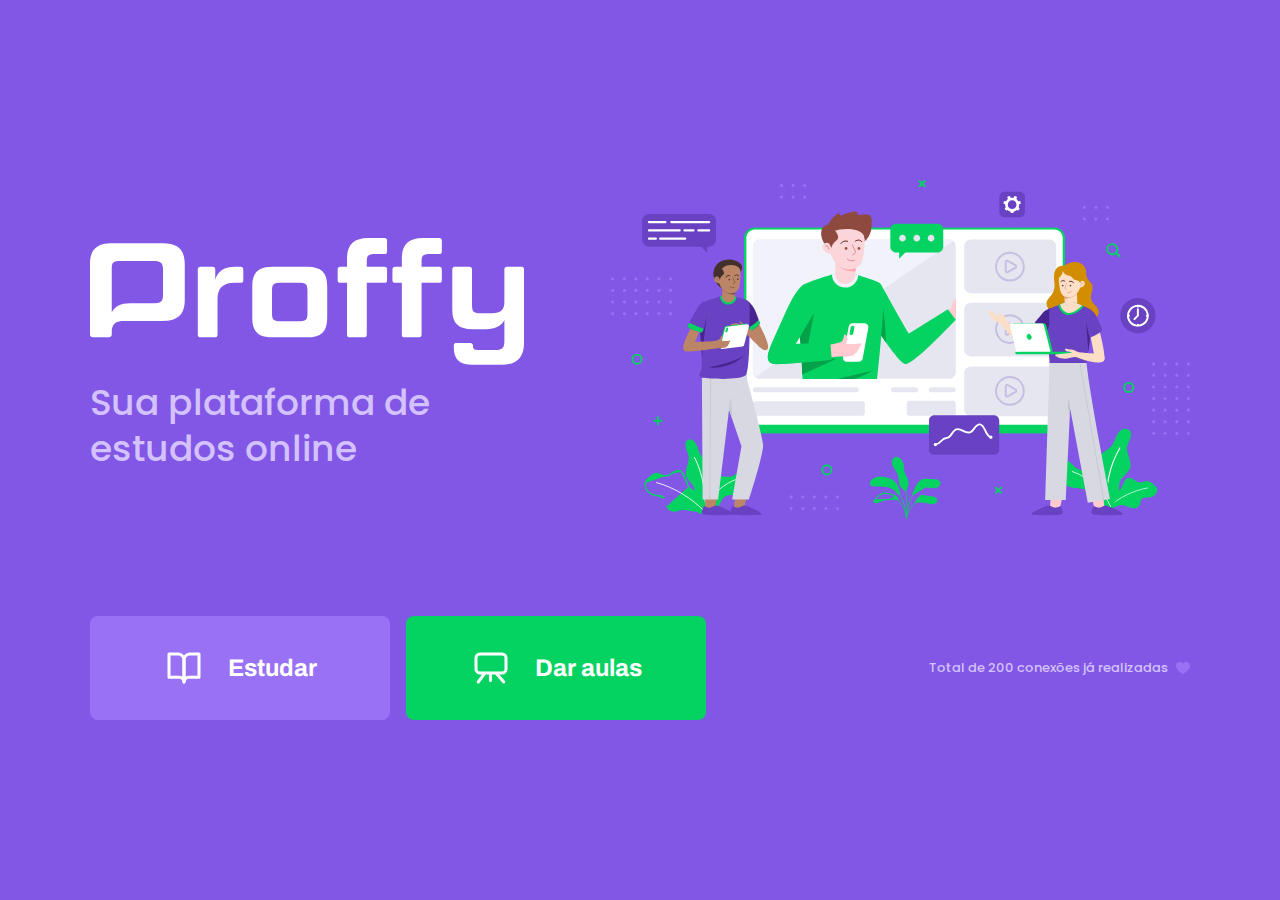
<file: index.html>
<!DOCTYPE html>
<html lang="pt-br">
<head>
    <meta charset="UTF-8">
    <meta name="viewport" content="width=device-width, initial-scale=1.0">
    <meta name="theme-color" content="#8257E5">

    <title>Proffy | Sua plataforma de estudos online</title>
    <link rel="shortcut icon" href="/images/favicon.png" type="image/png">

    <link rel="stylesheet" href="/styles/main.css">
    <link rel="stylesheet" href="/styles/partials/landing-page.css">

    <link href="https://fonts.googleapis.com/css2?family=Archivo:wght@400;700&amp;family=Poppins:wght@400;600&amp;display=swap" rel="stylesheet">
</head>
<body id="page-landing">

    <div id="container">

        <div class="logo-container">
            <img src="/images/logo.svg" alt="Proffy">
            <h2>Sua plataforma de estudos online</h2>
        </div>

        <img class="hero-image" src="/images/landing.svg" alt="Plataforma de estudos">

        <div class="buttons-container">
            <a href="/study.html" class="study">
                <img src="/images/icons/study.svg" alt="Estudar">
                Estudar
            </a>

            <a href="/give-classes.html" class="give-classes">
                <img src="/images/icons/give-classes.svg" alt="Dar aulas">
                Dar aulas
            </a>
        </div>

        <p class="total-connections">
            Total de 200 conexões já realizadas
            <img src="/images/icons/purple-heart.svg" alt="Coração roxo">
        </p>

    </div>
</body>
</html>
</file>
<file: styles/main.css>
:root {
    --color-background: #F0F0F7;
    --color-primary-lighter: #9871F5;
    --color-primary-light: #916BEA;
    --color-primary: #8257E5;
    --color-primary-dark: #774DD6;
    --color-primary-darker: #6842c2;
    --color-secondary: #04D361;
    --color-secondary-dark: #04BF58;
    --color-title-in-primary: #FFFFFF;
    --color-text-in-primary: #D4C2FF;
    --color-text-title: #32264D;
    --color-text-complement: #9C98A6;
    --color-text-base: #6A6180;
    --color-line-in-white: #E6E6F0;
    --color-input-background: #F8F8FC;
    --color-button-text: #FFFFFF;
    --color-box-base: #FFFFFF;
    --color-box-footer: #FAFAFC;
    --color-small-info: #C1BCCC;
    font-size: 60%; /* controle das medidas rem */
}

*{
    margin: 0;
    padding: 0;
    box-sizing: border-box;
}

html, body{
    height: 100vh;
}

body, input, button, textarea{
    font: 500 1.6rem Poppins;
    color: var(--color-text-base);
}

body{
    background-color: var(--color-background);
    display: flex;
    align-items: center;
    justify-content: center;
}

#container{
    width: 90vw;
    max-width: 700px;
}

@media (min-width: 700px){
    :root{
        font-size: 62.5%;
    }
}
</file>
<file: styles/partials/landing-page.css>
#page-landing{
    background-color: var(--color-primary);
}

#page-landing #container {
    color: var(--color-text-in-primary);
}

.logo-container{
    text-align: center;
    margin-bottom: 3.2rem;
}

.logo-container img{
    height: 10rem;  
}

.logo-container h2 {
    font-weight: 500;
    font-size: 3.6rem;
    line-height: 4.6rem;
    margin-top: 0.8rem;
}

.hero-image{
    width: 100%;
}

.buttons-container{
    display: flex;
    justify-content: center;
    margin: 3.2rem 0;
}

.buttons-container a{
    width: 30rem;
    height: 10.4rem;
    border-radius: 0.8rem;
    margin-right: 1.6rem;
    font: 700 2.4rem Archivo;
    color: var(--color-button-text);

    display: flex;
    align-items: center;
    justify-content: center;

    text-decoration: none;
    transition: background 0.2s;
}

.buttons-container a img{
    width: 4rem;
    margin-right: 2.4rem;
}

.buttons-container a.study{
    background: var(--color-primary-lighter);
}

.buttons-container a.study:hover{
    background: var(--color-primary-light);
}

.buttons-container a.give-classes{
    background: var(--color-secondary);
    margin-right: 0;
}

.buttons-container a.give-classes:hover{
    background: var(--color-secondary-dark);
}

.total-connections{
    font-size: 1.4rem;
    display: flex;
    align-items: center;
    justify-content: center;
}

.total-connections img{
    margin-left: 0.8rem;
}

@media (max-width: 699px){
    :root{
        font-size: 40%;
    }
}

@media (min-width: 1100px){
    #page-landing #container{
        max-width: 1100px;
        display: grid;
        grid-template-columns: 2fr 1fr 2fr;
        grid-template-rows: 350px 1fr;
        grid-template-areas: 
        "proffy image image" /*First line*/
        "button button texting" /*Second line*/;
        column-gap: 87px;
        row-gap: 86px;
    }

    .logo-container{
        grid-area: proffy;
        text-align: initial;
        align-self: center;
        margin: 0
    }

    .logo-container img{
        height: 100%;
    }

    .hero-image{
        grid-area: image;
    }

    .buttons-container{
        grid-area: button;
        justify-content: flex-start;
        margin: 0;
    }

    .total-connections{
        grid-area: texting;
        justify-self: end;
        font-size: 1.3rem;
    }
}
</file>
